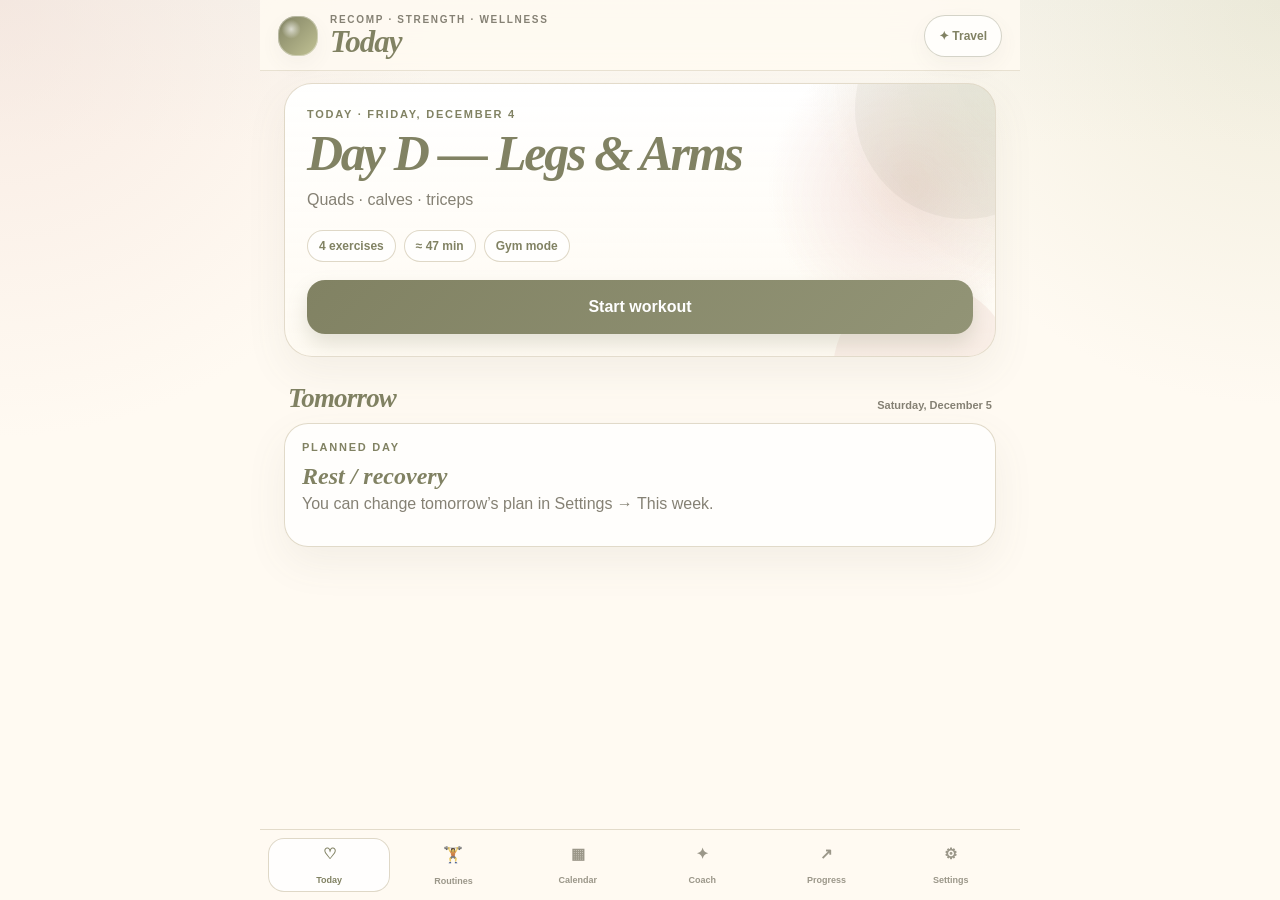
<file: index.html>
<!doctype html>
<html lang="en">
<head>
  <meta charset="utf-8">
  <meta name="viewport" content="width=device-width, initial-scale=1, viewport-fit=cover">
  <meta name="theme-color" content="#FFFAF2">
  <meta name="apple-mobile-web-app-capable" content="yes">
  <meta name="apple-mobile-web-app-status-bar-style" content="default">
  <meta name="apple-mobile-web-app-title" content="Recomp Studio+">
  <meta name="description" content="A personal body recomposition workout planner and tracker with RIR, exercise notes, calendar, activities, progress, and editable routines.">
  <link rel="manifest" href="./manifest.json?v=2.1">
  <link rel="apple-touch-icon" href="./icons/apple-touch-icon.png">
  <link rel="icon" href="./icons/icon-192.png">
  <link rel="stylesheet" href="./styles-v3.css?v=3">
  <title>Recomp Studio+</title>
</head>
<body>
  <div id="app">
    <header class="topbar">
      <div class="brand-lockup">
        <div class="brand-mark" aria-hidden="true"></div>
        <div>
          <p class="eyebrow">RECOMP · STRENGTH · WELLNESS</p>
          <h1 id="page-title">Today</h1>
        </div>
      </div>
      <button id="travel-pill" class="travel-pill" type="button" aria-label="Toggle travel mode">
        <span>✦</span> Travel
      </button>
    </header>

    <main id="main-content" class="main-content" aria-live="polite"></main>

    <aside id="timer-panel" class="timer-panel hidden" aria-live="assertive">
      <div class="timer-copy">
        <p class="timer-label">REST BREAK</p>
        <strong id="timer-value">01:30</strong>
      </div>
      <div class="timer-actions">
        <button id="timer-pause" type="button">Pause</button>
        <button id="timer-subtract" type="button">−15</button>
        <button id="timer-add" type="button">+15</button>
        <button id="timer-skip" type="button">Skip</button>
      </div>
    </aside>

    <nav class="bottom-nav" aria-label="Main navigation">
      <button class="nav-item active" data-view="today" type="button">
        <span class="nav-icon">♡</span><span>Today</span>
      </button>
      <button class="nav-item" data-view="routines" type="button">
        <span class="nav-icon routine-nav-icon">🏋️</span><span>Routines</span>
      </button>
      <button class="nav-item" data-view="calendar" type="button">
        <span class="nav-icon">▦</span><span>Calendar</span>
      </button>
      <button class="nav-item" data-view="coach" type="button">
        <span class="nav-icon">✦</span><span>Coach</span>
      </button>
      <button class="nav-item" data-view="history" type="button">
        <span class="nav-icon">↗</span><span>Progress</span>
      </button>
      <button class="nav-item" data-view="settings" type="button">
        <span class="nav-icon">⚙</span><span>Settings</span>
      </button>
    </nav>
  </div>

  <input id="import-input" type="file" accept="application/json" hidden>
  <div id="modal-root"></div>


  <script>
    (function () {
      var startupError = "";

      window.addEventListener("error", function (event) {
        startupError = event.message || "Unknown JavaScript error";
      });

      window.addEventListener("unhandledrejection", function (event) {
        startupError = String(event.reason || "Unhandled promise error");
      });

      window.addEventListener("load", function () {
        setTimeout(function () {
          if (window.__RECOMP_APP_READY__) return;

          var main = document.getElementById("main-content");
          if (!main) return;

          main.innerHTML =
            '<section style="margin:20px 0;padding:20px;border:1px solid #DCD4C1;border-radius:24px;background:#fff;color:#555548;">' +
              '<p style="margin:0 0 5px;font-size:11px;letter-spacing:.08em;color:#818263;font-weight:700;">APP DIAGNOSTIC</p>' +
              '<h2 style="margin:0 0 10px;color:#818263;font-family:Georgia,serif;font-style:italic;">The app could not finish loading</h2>' +
              '<p style="line-height:1.5;">Error: <code>' + (startupError || 'No specific error was reported') + '</code></p>' +
              '<button id="recomp-reload" style="width:100%;min-height:48px;margin-top:8px;border:0;border-radius:15px;background:#818263;color:white;font-weight:700;">Reload app</button>' +
              '<button id="recomp-reset" style="width:100%;min-height:48px;margin-top:8px;border:1px solid #DDBAAE;border-radius:15px;background:#FFFAF2;color:#7d665f;font-weight:700;">Reset only this app’s saved data</button>' +
            '</section>';

          document.getElementById("recomp-reload").onclick = function () {
            location.reload();
          };

          document.getElementById("recomp-reset").onclick = function () {
            if (!confirm("Delete the saved data for Recomp Studio+ on this device?")) return;
            localStorage.removeItem("recomp-studio-plus-v1");
            location.reload();
          };
        }, 1200);
      });
    })();
  </script>

  <script src="./exercise-database-v3.js?v=3"></script>
  <script src="./routine-data-v3.js?v=3"></script>
  <script src="./app-v3.js?v=3"></script>
</body>
</html>
</file>
<file: styles-v3.css>
:root {
  color-scheme: light;
  --c-sage: #818263;
  --c-avocado: #C2C395;
  --c-blush: #DDBAAE;
  --c-peach: #EFD7CF;
  --c-oat: #DCD4C1;
  --c-honey: #F3EAD4;
  --c-coconut: #FFFAF2;
  --c-ink: #555548;
  --c-ink-soft: #858174;
  --c-line: rgba(129,130,99,.22);
  --c-line-strong: rgba(129,130,99,.34);
  --c-card: rgba(255, 250, 242, .86);
  --c-white: rgba(255,255,255,.72);
  --shadow-soft: 0 16px 40px rgba(103, 98, 83, .08);
  --shadow-sm: 0 8px 20px rgba(103, 98, 83, .06);
  --radius-lg: 28px;
  --radius-md: 20px;
  --radius-sm: 15px;
  --safe-bottom: env(safe-area-inset-bottom, 0px);
  --display: ui-serif, "New York", Georgia, serif;
  --rounded: -apple-system, BlinkMacSystemFont, "SF Pro Display", "Segoe UI", sans-serif;
  --body: -apple-system, BlinkMacSystemFont, "SF Pro Text", "Segoe UI", sans-serif;
}

* { box-sizing: border-box; }
html { background: var(--c-coconut); }
body {
  margin: 0;
  min-height: 100vh;
  color: var(--c-ink);
  font-family: var(--body);
  -webkit-font-smoothing: antialiased;
  background:
    radial-gradient(circle at top left, rgba(239,215,207,.45), transparent 28%),
    radial-gradient(circle at top right, rgba(194,195,149,.24), transparent 26%),
    linear-gradient(180deg, #f8f5ee 0%, #fffaf2 16%, #fffaf2 100%);
}
button, input, select, textarea { font: inherit; }
button { cursor: pointer; -webkit-tap-highlight-color: transparent; }
button:focus-visible, input:focus-visible, select:focus-visible, textarea:focus-visible {
  outline: 2px solid var(--c-avocado);
  outline-offset: 2px;
}

#app { min-height: 100vh; max-width: 760px; margin: 0 auto; }
.topbar {
  position: sticky;
  top: 0;
  z-index: 20;
  display: flex;
  justify-content: space-between;
  align-items: center;
  gap: 12px;
  padding: calc(14px + env(safe-area-inset-top, 0px)) 18px 13px;
  background: rgba(255,250,242,.82);
  backdrop-filter: blur(16px);
  border-bottom: 1px solid rgba(220,212,193,.65);
}
.brand-lockup { display: flex; align-items: center; gap: 12px; min-width: 0; }
.brand-mark {
  width: 40px;
  height: 40px;
  flex: 0 0 40px;
  border-radius: 18px;
  background:
    radial-gradient(circle at 33% 33%, rgba(255,255,255,.65), transparent 25%),
    linear-gradient(135deg, var(--c-sage), var(--c-avocado));
  box-shadow: inset 0 0 0 1px rgba(255,255,255,.35), var(--shadow-sm);
}
.eyebrow {
  margin: 0 0 2px;
  color: var(--c-ink-soft);
  font-size: 10px;
  letter-spacing: .17em;
  font-weight: 700;
}
h1 {
  margin: 0;
  font-family: var(--display);
  font-size: 31px;
  line-height: .98;
  font-style: italic;
  letter-spacing: -.03em;
  color: var(--c-sage);
}
h2, h3, p { margin-top: 0; }

.travel-pill {
  min-height: 42px;
  border: 1px solid var(--c-line-strong);
  border-radius: 999px;
  padding: 0 14px;
  background: rgba(255,255,255,.7);
  box-shadow: var(--shadow-sm);
  color: var(--c-sage);
  font-size: 12px;
  font-weight: 700;
}
.travel-pill.active {
  background: var(--c-avocado);
  color: white;
  border-color: transparent;
}

.main-content { padding: 12px 16px calc(116px + var(--safe-bottom)); }

.hero-card, .panel, .routine-card, .history-card, .recovery-card {
  position: relative;
  overflow: hidden;
  border: 1px solid rgba(220,212,193,.8);
  border-radius: var(--radius-lg);
  background: linear-gradient(180deg, rgba(255,255,255,.92), rgba(255,250,242,.86));
  box-shadow: var(--shadow-soft);
}

.hero-card {
  padding: 24px 22px 22px;
  min-height: 260px;
  background:
    radial-gradient(circle at right -5% top -6%, rgba(194,195,149,.34), transparent 28%),
    radial-gradient(circle at right 12% top 38%, rgba(239,215,207,.72), transparent 22%),
    linear-gradient(180deg, rgba(255,255,255,.95), rgba(255,250,242,.88));
}
.hero-card::before {
  content: "";
  position: absolute;
  width: 220px;
  height: 220px;
  right: -80px;
  top: -85px;
  border-radius: 50%;
  background: rgba(129,130,99,.08);
}
.hero-card::after {
  content: "";
  position: absolute;
  width: 180px;
  height: 180px;
  right: -18px;
  bottom: -105px;
  border-radius: 50%;
  background: rgba(239,215,207,.38);
}
.hero-card > * { position: relative; z-index: 1; }

.kicker {
  margin: 0 0 10px;
  color: var(--c-sage);
  font-size: 11px;
  font-weight: 700;
  letter-spacing: .16em;
  text-transform: uppercase;
}
.hero-title {
  max-width: 72%;
  margin-bottom: 10px;
  font-family: var(--display);
  font-size: clamp(34px, 10vw, 50px);
  line-height: .95;
  font-style: italic;
  letter-spacing: -.045em;
  color: var(--c-sage);
}
.hero-subtitle {
  max-width: 64%;
  color: var(--c-ink-soft);
  line-height: 1.5;
}
.hero-meta, .routine-meta, .history-meta {
  display: flex;
  flex-wrap: wrap;
  gap: 8px;
  margin: 18px 0;
}
.chip {
  border: 1px solid rgba(220,212,193,.9);
  border-radius: 999px;
  padding: 8px 11px;
  color: var(--c-sage);
  background: rgba(255,255,255,.72);
  font-size: 12px;
  font-weight: 600;
}

.primary-btn, .secondary-btn, .danger-btn {
  width: 100%;
  min-height: 54px;
  border: 0;
  border-radius: 18px;
  padding: 0 18px;
  font-weight: 700;
}
.primary-btn {
  background: linear-gradient(135deg, var(--c-sage), #929476);
  box-shadow: 0 10px 20px rgba(129,130,99,.22);
  color: white;
}
.secondary-btn {
  background: rgba(255,255,255,.8);
  border: 1px solid rgba(220,212,193,.95);
  color: var(--c-sage);
}
.danger-btn {
  background: #f3e8e4;
  border: 1px solid rgba(221,186,174,.8);
  color: #8f7469;
}
.inline-actions { display: grid; grid-template-columns: 1fr 1fr; gap: 10px; }

.section-heading {
  display: flex;
  justify-content: space-between;
  align-items: end;
  gap: 10px;
  margin: 28px 4px 12px;
}
.section-heading h2 {
  margin: 0;
  font-family: var(--display);
  font-size: 27px;
  line-height: .98;
  font-style: italic;
  letter-spacing: -.03em;
  color: var(--c-sage);
}
.section-heading span {
  color: var(--c-ink-soft);
  font-size: 11px;
  font-weight: 600;
}

.routine-list, .history-list { display: grid; gap: 14px; }
.routine-card, .history-card { padding: 18px; }
.routine-list .routine-card:nth-child(4n+1) { background: linear-gradient(180deg, rgba(255,255,255,.96), rgba(239,215,207,.5)); }
.routine-list .routine-card:nth-child(4n+2) { background: linear-gradient(180deg, rgba(255,255,255,.96), rgba(194,195,149,.4)); }
.routine-list .routine-card:nth-child(4n+3) { background: linear-gradient(180deg, rgba(255,255,255,.96), rgba(220,212,193,.55)); }
.routine-list .routine-card:nth-child(4n+4) { background: linear-gradient(180deg, rgba(255,255,255,.96), rgba(238,234,212,.6)); }
.routine-card-top, .history-card-top {
  display: flex;
  justify-content: space-between;
  gap: 12px;
}
.routine-number {
  display: grid;
  place-items: center;
  flex: 0 0 45px;
  height: 45px;
  border-radius: 50%;
  background: rgba(129,130,99,.11);
  color: var(--c-sage);
  font-family: var(--display);
  font-size: 18px;
  font-style: italic;
  box-shadow: inset 0 0 0 1px rgba(129,130,99,.16);
}
.routine-card h3, .history-card h3 {
  margin-bottom: 4px;
  font-size: 20px;
  line-height: 1.12;
  color: var(--c-sage);
}
.muted { color: var(--c-ink-soft); }
.small { font-size: 12px; }

.workout-header {
  margin-bottom: 15px;
  padding: 16px 16px;
  border-radius: 22px;
  background: rgba(255,255,255,.78);
  border: 1px solid rgba(220,212,193,.9);
  box-shadow: var(--shadow-sm);
}
.back-btn {
  border: 0;
  background: none;
  color: var(--c-sage);
  padding: 6px 0 10px;
  font-weight: 700;
}
.progress-wrap { margin: 13px 0 4px; }
.progress-info {
  display: flex;
  justify-content: space-between;
  margin-bottom: 7px;
  color: var(--c-ink-soft);
  font-size: 12px;
}
.progress-track {
  height: 10px;
  border-radius: 999px;
  background: rgba(220,212,193,.7);
  overflow: hidden;
}
.progress-bar {
  height: 100%;
  background: linear-gradient(90deg, var(--c-blush), var(--c-avocado));
  border-radius: inherit;
  transition: width .25s ease;
}

.exercise-list { display: grid; gap: 13px; }
.exercise-card {
  border: 1px solid rgba(220,212,193,.9);
  border-radius: 24px;
  padding: 17px;
  background: rgba(255,255,255,.88);
  box-shadow: var(--shadow-sm);
  transition: .2s ease;
}
.exercise-card.complete {
  background: linear-gradient(180deg, rgba(194,195,149,.18), rgba(255,255,255,.88));
  border-color: rgba(194,195,149,.7);
}
.exercise-card h3 {
  margin: 0;
  font-size: 18px;
  line-height: 1.18;
  color: var(--c-sage);
}
.exercise-top { display: flex; justify-content: space-between; gap: 10px; }
.exercise-index {
  flex: 0 0 36px;
  height: 36px;
  display: grid;
  place-items: center;
  border-radius: 50%;
  background: rgba(239,215,207,.65);
  color: var(--c-sage);
  font-weight: 700;
}
.exercise-heading { flex: 1; }
.exercise-detail {
  margin: 6px 0 0;
  color: var(--c-ink-soft);
  font-size: 13px;
}
.superset-badge, .travel-badge {
  display: inline-flex;
  align-items: center;
  margin-top: 9px;
  border-radius: 999px;
  padding: 6px 9px;
  font-size: 10px;
  font-weight: 700;
  letter-spacing: .05em;
  text-transform: uppercase;
}
.superset-badge { background: rgba(194,195,149,.32); color: var(--c-sage); }
.travel-badge { background: rgba(239,215,207,.65); color: #8f7469; }
.last-performance, .suggestion {
  margin: 13px 0 0;
  border-radius: 14px;
  padding: 10px 12px;
  background: rgba(255,250,242,.88);
  color: var(--c-ink-soft);
  font-size: 12px;
  line-height: 1.45;
}
.suggestion { background: rgba(238,234,212,.65); color: var(--c-sage); }

.set-table { display: grid; gap: 8px; margin-top: 14px; }
.set-row {
  display: grid;
  grid-template-columns: 34px minmax(0,1fr) minmax(0,1fr) 45px;
  align-items: center;
  gap: 7px;
}
.set-number {
  text-align: center;
  color: var(--c-ink-soft);
  font-size: 12px;
  font-weight: 700;
}
.field-wrap { position: relative; }
.field-wrap input {
  width: 100%;
  min-height: 44px;
  border: 1px solid rgba(220,212,193,.95);
  border-radius: 14px;
  padding: 8px 29px 8px 11px;
  background: rgba(255,255,255,.92);
  color: var(--c-sage);
  font-size: 15px;
}
.field-unit {
  position: absolute;
  right: 9px;
  top: 50%;
  transform: translateY(-50%);
  color: var(--c-ink-soft);
  font-size: 10px;
}
.set-toggle {
  width: 43px;
  height: 43px;
  border: 1px solid rgba(194,195,149,.65);
  border-radius: 50%;
  background: rgba(255,255,255,.95);
  color: var(--c-sage);
  font-size: 16px;
  font-weight: 700;
}
.set-toggle.done {
  background: var(--c-avocado);
  border-color: transparent;
  color: white;
}
.finish-wrap { margin-top: 18px; }

.timer-panel {
  position: fixed;
  z-index: 40;
  left: max(12px, calc((100vw - 760px) / 2 + 12px));
  right: max(12px, calc((100vw - 760px) / 2 + 12px));
  bottom: calc(78px + var(--safe-bottom));
  display: flex;
  justify-content: space-between;
  align-items: center;
  gap: 11px;
  border: 1px solid rgba(220,212,193,.9);
  border-radius: 21px;
  padding: 12px 14px;
  background: rgba(129,130,99,.96);
  box-shadow: 0 14px 36px rgba(129,130,99,.24);
  color: white;
}
.timer-panel.urgent {
  background: rgba(221,186,174,.98);
  color: #6b6458;
}
.timer-panel.hidden { display: none; }
.timer-label {
  margin: 0;
  color: rgba(255,255,255,.82);
  font-size: 10px;
  letter-spacing: .11em;
  font-weight: 700;
}
.timer-panel.urgent .timer-label { color: rgba(107,100,88,.82); }
.timer-panel strong {
  font-size: 27px;
  font-variant-numeric: tabular-nums;
}
.timer-actions { display: flex; gap: 6px; }
.timer-actions button {
  min-height: 38px;
  border: 1px solid rgba(255,255,255,.34);
  border-radius: 11px;
  padding: 0 10px;
  background: rgba(255,255,255,.12);
  color: white;
  font-size: 11px;
  font-weight: 700;
}
.timer-panel.urgent .timer-actions button {
  border-color: rgba(107,100,88,.22);
  background: rgba(255,255,255,.36);
  color: #6b6458;
}

.bottom-nav {
  position: fixed;
  z-index: 30;
  left: 50%;
  transform: translateX(-50%);
  bottom: 0;
  width: min(100%, 760px);
  display: grid;
  grid-template-columns: repeat(6, 1fr);
  gap: 4px;
  padding: 8px 8px calc(8px + var(--safe-bottom));
  border-top: 1px solid rgba(220,212,193,.8);
  background: rgba(255,250,242,.92);
  backdrop-filter: blur(18px);
}
.nav-item {
  min-height: 54px;
  border: 0;
  border-radius: 16px;
  background: transparent;
  color: #9b9789;
  display: grid;
  place-items: center;
  gap: 1px;
  font-size: 10px;
  font-weight: 700;
}
.nav-item.active {
  background: rgba(255,255,255,.78);
  box-shadow: inset 0 0 0 1px rgba(220,212,193,.9);
  color: var(--c-sage);
}
.nav-icon { font-size: 16px; }

.panel { padding: 19px; }
.setting-row {
  display: flex;
  justify-content: space-between;
  align-items: center;
  gap: 16px;
  padding: 14px 0;
  border-bottom: 1px solid rgba(220,212,193,.72);
}
.setting-row:last-child { border-bottom: 0; }
.switch { position: relative; width: 50px; height: 30px; flex: 0 0 auto; }
.switch input { opacity: 0; width: 0; height: 0; }
.slider {
  position: absolute;
  inset: 0;
  border-radius: 999px;
  background: rgba(220,212,193,.85);
  transition: .2s;
}
.slider::after {
  content: "";
  position: absolute;
  width: 24px;
  height: 24px;
  left: 3px;
  top: 3px;
  border-radius: 50%;
  background: white;
  box-shadow: var(--shadow-sm);
  transition: .2s;
}
.switch input:checked + .slider { background: var(--c-avocado); }
.switch input:checked + .slider::after { transform: translateX(20px); }

.schedule-grid { display: grid; gap: 9px; margin-top: 12px; }
.schedule-row {
  display: grid;
  grid-template-columns: 90px 1fr;
  align-items: center;
  gap: 10px;
}
.schedule-row select {
  width: 100%;
  min-height: 43px;
  border: 1px solid rgba(220,212,193,.95);
  border-radius: 12px;
  padding: 0 10px;
  background: rgba(255,255,255,.84);
  color: var(--c-sage);
}
.recovery-card {
  padding: 22px;
  background:
    radial-gradient(circle at right -8% top -10%, rgba(194,195,149,.38), transparent 28%),
    linear-gradient(180deg, rgba(255,255,255,.95), rgba(255,250,242,.9));
}
.recovery-card h2 {
  max-width: 72%;
  font-family: var(--display);
  font-size: 35px;
  line-height: .97;
  font-style: italic;
  letter-spacing: -.03em;
  color: var(--c-sage);
}
.recovery-list { display: grid; gap: 10px; margin: 16px 0 0; }
.recovery-item {
  display: flex;
  gap: 10px;
  align-items: start;
  padding: 12px;
  border-radius: 15px;
  background: rgba(255,255,255,.74);
  font-size: 13px;
}
.recovery-item span:first-child { color: var(--c-sage); }
.history-card:nth-child(3n+1) { background: linear-gradient(180deg, rgba(255,255,255,.95), rgba(239,215,207,.45)); }
.history-card:nth-child(3n+2) { background: linear-gradient(180deg, rgba(255,255,255,.95), rgba(194,195,149,.32)); }
.history-card:nth-child(3n+3) { background: linear-gradient(180deg, rgba(255,255,255,.95), rgba(220,212,193,.5)); }

.empty-state {
  text-align: center;
  padding: 42px 20px;
  color: var(--c-ink-soft);
}
.divider { height: 1px; background: rgba(220,212,193,.8); margin: 18px 0; }
.note-input {
  width: 100%;
  min-height: 92px;
  resize: vertical;
  border: 1px solid rgba(220,212,193,.95);
  border-radius: 15px;
  padding: 12px;
  background: rgba(255,255,255,.92);
  color: var(--c-sage);
}
.toast {
  position: fixed;
  z-index: 100;
  left: 50%;
  transform: translateX(-50%);
  bottom: calc(95px + var(--safe-bottom));
  padding: 12px 14px;
  border-radius: 13px;
  background: var(--c-sage);
  color: white;
  font-size: 12px;
  font-weight: 700;
  box-shadow: 0 14px 30px rgba(129,130,99,.22);
}
code {
  padding: 2px 6px;
  border-radius: 6px;
  background: rgba(239,215,207,.45);
  color: var(--c-sage);
}
@media (max-width: 390px) {
  .hero-title { max-width: 70%; font-size: 37px; }
  .hero-subtitle { max-width: 70%; }
  .timer-actions button { padding: 0 8px; }
}
@media (min-width: 640px) {
  .main-content { padding-left: 24px; padding-right: 24px; }
  .routine-list { grid-template-columns: 1fr 1fr; }
}
@media (prefers-reduced-motion: reduce) {
  *, *::before, *::after { scroll-behavior: auto !important; transition: none !important; }
}


/* Recomp Studio+ */
.bottom-nav {
  grid-template-columns: repeat(6, 1fr);
  gap: 2px;
}
.nav-item {
  min-width: 0;
  padding-left: 2px;
  padding-right: 2px;
  font-size: 9px;
}
.nav-icon { font-size: 15px; }
.routine-nav-icon { font-size: 16px; filter: saturate(.65); }

.timer-copy { min-width: 70px; }
.timer-actions {
  display: grid;
  grid-template-columns: repeat(4, auto);
  gap: 5px;
}
.timer-actions button {
  padding-left: 8px;
  padding-right: 8px;
}

/* Generic forms */
.form-label {
  display: block;
  margin: 14px 0 7px;
  color: var(--c-sage);
  font-size: 12px;
  font-weight: 700;
}
.form-input,
.form-textarea {
  width: 100%;
  border: 1px solid rgba(220,212,193,.95);
  border-radius: 14px;
  padding: 11px 12px;
  background: rgba(255,255,255,.82);
  color: var(--c-ink);
}
.form-input { min-height: 45px; }
.form-textarea { min-height: 96px; resize: vertical; }

/* Routines */
.routine-exercise-links {
  display: grid;
  gap: 6px;
  margin: 14px 0;
}
.exercise-link {
  display: flex;
  justify-content: space-between;
  gap: 10px;
  width: 100%;
  border: 0;
  border-bottom: 1px solid rgba(220,212,193,.62);
  padding: 8px 2px;
  background: transparent;
  color: var(--c-ink);
  text-align: left;
  font-size: 12px;
}
.exercise-link span { color: var(--c-sage); }

/* Workout */
.exercise-actions {
  display: flex;
  flex-wrap: wrap;
  gap: 8px;
  margin-top: 11px;
}
.text-btn {
  border: 1px solid rgba(220,212,193,.92);
  border-radius: 999px;
  padding: 7px 10px;
  background: rgba(255,255,255,.66);
  color: var(--c-sage);
  font-size: 11px;
  font-weight: 700;
}
.set-table-header,
.set-row {
  display: grid;
  grid-template-columns: 27px repeat(3, minmax(0, 1fr)) 42px;
  align-items: center;
  gap: 6px;
}
.set-table-header {
  padding: 0 1px 2px;
  color: var(--c-ink-soft);
  font-size: 10px;
  font-weight: 700;
  text-align: center;
  text-transform: uppercase;
  letter-spacing: .04em;
}
.field-wrap input {
  padding: 8px 6px;
  text-align: center;
  font-size: 14px;
}
.exercise-note-label {
  display: block;
  margin: 16px 0 7px;
  color: var(--c-sage);
  font-family: var(--display);
  font-size: 17px;
  font-style: italic;
  font-weight: 600;
}
.exercise-note-input {
  width: 100%;
  min-height: 76px;
  resize: vertical;
  border: 1px solid rgba(220,212,193,.95);
  border-radius: 15px;
  padding: 11px 12px;
  background: rgba(255,255,255,.76);
  color: var(--c-ink);
  line-height: 1.4;
}
.last-performance-title {
  display: flex;
  flex-wrap: wrap;
  justify-content: space-between;
  gap: 6px;
  margin-bottom: 8px;
}
.last-substitute {
  color: var(--c-sage);
  font-size: 10px;
  font-weight: 700;
}
.last-set-list {
  display: flex;
  flex-wrap: wrap;
  gap: 6px;
}
.last-set-pill {
  display: inline-flex;
  border: 1px solid rgba(194,195,149,.58);
  border-radius: 999px;
  padding: 5px 8px;
  background: rgba(255,255,255,.68);
  color: var(--c-ink);
  font-size: 10px;
  font-weight: 650;
}
.last-exercise-note,
.calendar-note,
.session-note,
.activity-note {
  margin: 9px 0 0;
  border-left: 3px solid var(--c-blush);
  padding: 8px 10px;
  border-radius: 0 10px 10px 0;
  background: rgba(239,215,207,.36);
  color: var(--c-ink);
  font-size: 12px;
  line-height: 1.45;
}

/* Calendar */
.calendar-card,
.calendar-session-card,
.calendar-day-note-card,
.activity-card {
  border: 1px solid rgba(220,212,193,.86);
  border-radius: 26px;
  background: rgba(255,255,255,.74);
  box-shadow: var(--shadow-soft);
}
.calendar-card { padding: 18px; }
.calendar-toolbar {
  display: grid;
  grid-template-columns: 43px 1fr 43px;
  align-items: center;
  gap: 10px;
  text-align: center;
}
.calendar-toolbar h2 {
  margin: 0;
  color: var(--c-sage);
  font-family: var(--display);
  font-size: 28px;
  font-style: italic;
  font-weight: 600;
}
.calendar-arrow {
  width: 43px;
  height: 43px;
  border: 1px solid rgba(220,212,193,.95);
  border-radius: 50%;
  background: rgba(255,255,255,.84);
  color: var(--c-sage);
  font-size: 18px;
}
.calendar-summary {
  display: flex;
  justify-content: center;
  flex-wrap: wrap;
  gap: 7px;
  margin: 15px 0 17px;
}
.calendar-weekdays,
.calendar-grid {
  display: grid;
  grid-template-columns: repeat(7, minmax(0, 1fr));
  gap: 5px;
}
.calendar-weekdays {
  margin-bottom: 7px;
  color: var(--c-ink-soft);
  font-size: 9px;
  font-weight: 750;
  text-align: center;
  text-transform: uppercase;
}
.calendar-day {
  position: relative;
  min-width: 0;
  aspect-ratio: .78;
  border: 1px solid transparent;
  border-radius: 12px;
  padding: 6px 2px 4px;
  background: rgba(255,250,242,.72);
  color: var(--c-ink);
  text-align: center;
}
.calendar-day-empty { background: transparent; }
.calendar-day.today { box-shadow: inset 0 0 0 1px var(--c-blush); }
.calendar-day.selected {
  border-color: var(--c-sage);
  background: rgba(194,195,149,.22);
}
.calendar-day.has-workout { background: rgba(221,186,174,.25); }
.calendar-day.has-activity:not(.has-workout) { background: rgba(194,195,149,.18); }
.calendar-date-number {
  display: block;
  font-size: 12px;
  font-weight: 750;
}
.calendar-workout-label,
.calendar-activity-label {
  display: block;
  margin-top: 4px;
  overflow: hidden;
  color: var(--c-sage);
  font-size: 7px;
  font-weight: 750;
  line-height: 1.05;
  text-overflow: ellipsis;
  white-space: nowrap;
}
.calendar-activity-label { color: #9c7165; }
.calendar-note-dot {
  position: absolute;
  left: 50%;
  bottom: 4px;
  width: 5px;
  height: 5px;
  transform: translateX(-50%);
  border-radius: 50%;
  background: var(--c-sage);
}
.calendar-day-note-card {
  display: grid;
  gap: 10px;
  margin-bottom: 13px;
  padding: 16px;
}
.calendar-note-title {
  color: var(--c-sage);
  font-family: var(--display);
  font-size: 21px;
  font-style: italic;
  font-weight: 600;
}
.calendar-day-note-input {
  width: 100%;
  min-height: 88px;
  resize: vertical;
  border: 1px solid rgba(220,212,193,.95);
  border-radius: 15px;
  padding: 11px 12px;
  background: rgba(255,255,255,.83);
  color: var(--c-ink);
}
.calendar-note-save {
  min-height: 45px;
  width: auto;
  justify-self: start;
}
.calendar-activity-actions { margin-bottom: 8px; }
.activity-list,
.calendar-detail-list {
  display: grid;
  gap: 13px;
}
.activity-card {
  display: flex;
  justify-content: space-between;
  gap: 12px;
  padding: 16px;
}
.activity-card h3 { margin: 0 0 4px; color: var(--c-sage); }
.calendar-session-card { padding: 17px; }
.calendar-session-head {
  display: flex;
  justify-content: space-between;
  gap: 12px;
  align-items: start;
}
.calendar-session-head h3 {
  margin: 0;
  color: var(--c-sage);
  font-family: var(--display);
  font-size: 23px;
  font-style: italic;
  font-weight: 600;
}
.calendar-exercise-list {
  display: grid;
  gap: 8px;
  margin-top: 15px;
}
.calendar-exercise {
  width: 100%;
  padding: 11px 0;
  border: 0;
  border-top: 1px solid rgba(220,212,193,.68);
  background: transparent;
  color: var(--c-ink);
  text-align: left;
}
.calendar-exercise:first-child { border-top: 0; }
.calendar-set-summary { margin-top: 7px; }

/* Weekly planner */
.week-plan-grid {
  display: grid;
  gap: 9px;
  margin-top: 14px;
}
.week-plan-row {
  display: grid;
  grid-template-columns: 94px minmax(0, 1fr);
  align-items: center;
  gap: 10px;
  border: 1px solid rgba(220,212,193,.7);
  border-radius: 15px;
  padding: 9px 10px;
  background: rgba(255,255,255,.42);
}
.week-plan-row.is-today {
  border-color: var(--c-sage);
  background: rgba(194,195,149,.17);
}
.week-plan-date {
  display: grid;
  gap: 2px;
}
.week-plan-date strong {
  color: var(--c-sage);
  font-family: var(--display);
  font-size: 16px;
  font-style: italic;
  font-weight: 600;
}
.week-plan-date small {
  color: var(--c-ink-soft);
  font-size: 11px;
}
.week-plan-row select {
  width: 100%;
  min-height: 43px;
  border: 1px solid rgba(220,212,193,.95);
  border-radius: 12px;
  padding: 0 9px;
  background: rgba(255,255,255,.88);
  color: var(--c-ink);
}

/* Progress */
.weekly-summary-card,
.exercise-history-hero,
.chart-card,
.exercise-record-card {
  border: 1px solid rgba(220,212,193,.86);
  border-radius: 26px;
  padding: 18px;
  background: rgba(255,255,255,.76);
  box-shadow: var(--shadow-soft);
}
.weekly-summary-card h2,
.exercise-history-hero h2 {
  margin-bottom: 15px;
  color: var(--c-sage);
  font-family: var(--display);
  font-size: 30px;
  font-style: italic;
  font-weight: 600;
}
.summary-grid {
  display: grid;
  grid-template-columns: repeat(2, 1fr);
  gap: 9px;
}
.summary-metric {
  display: grid;
  gap: 2px;
  border-radius: 17px;
  padding: 13px;
  background: rgba(239,215,207,.25);
}
.summary-metric:nth-child(even) { background: rgba(194,195,149,.2); }
.summary-metric strong {
  color: var(--c-sage);
  font-family: var(--display);
  font-size: 27px;
  font-style: italic;
}
.summary-metric span { font-size: 12px; font-weight: 700; }
.summary-metric small { color: var(--c-ink-soft); font-size: 9px; }
.muscle-summary {
  margin-top: 13px;
  border-top: 1px solid rgba(220,212,193,.7);
  padding-top: 13px;
}
.muscle-summary p { margin: 5px 0 0; color: var(--c-ink-soft); font-size: 12px; }
.exercise-progress-grid {
  display: grid;
  gap: 9px;
}
.progress-exercise-card,
.program-editor-row {
  display: flex;
  justify-content: space-between;
  align-items: center;
  gap: 12px;
  width: 100%;
  border: 1px solid rgba(220,212,193,.85);
  border-radius: 17px;
  padding: 13px 14px;
  background: rgba(255,255,255,.68);
  color: var(--c-sage);
  text-align: left;
}
.progress-exercise-card span:first-child,
.program-editor-row span:first-child { display: grid; gap: 3px; }
.progress-exercise-card small,
.program-editor-row small { color: var(--c-ink-soft); font-size: 10px; }
.pr-grid {
  display: grid;
  grid-template-columns: repeat(3, 1fr);
  gap: 8px;
}
.pr-card {
  display: grid;
  align-content: start;
  gap: 4px;
  min-width: 0;
  border-radius: 15px;
  padding: 11px 8px;
  background: rgba(194,195,149,.18);
}
.pr-card strong {
  overflow-wrap: anywhere;
  color: var(--c-sage);
  font-size: 16px;
}
.pr-card span { color: var(--c-ink-soft); font-size: 9px; }
.chart-card { margin-top: 13px; }
.chart-head h3 { margin: 0; color: var(--c-sage); }
.progress-chart { width: 100%; height: auto; margin-top: 10px; overflow: visible; }
.chart-axis { stroke: rgba(129,130,99,.25); stroke-width: 1; }
.chart-line { fill: none; stroke: var(--c-sage); stroke-width: 3; stroke-linecap: round; stroke-linejoin: round; }
.chart-dot { fill: var(--c-blush); stroke: white; stroke-width: 2; }
.chart-label { fill: var(--c-ink-soft); font-size: 9px; }
.chart-range { display: flex; justify-content: space-between; color: var(--c-ink-soft); font-size: 10px; }
.empty-chart { padding: 30px 10px; color: var(--c-ink-soft); text-align: center; }
.exercise-record-list { display: grid; gap: 12px; }
.record-head {
  display: flex;
  justify-content: space-between;
  align-items: start;
  gap: 10px;
}
.record-head h3 { margin: 0; color: var(--c-sage); }
.record-stat { margin: 10px 0 0; color: var(--c-ink-soft); font-size: 12px; }

/* Program editor */
.program-editor-list { display: grid; gap: 8px; margin-top: 13px; }
.editor-routine-meta { margin-bottom: 15px; }
.editor-exercise-list { display: grid; gap: 13px; }
.editor-exercise-card {
  border: 1px solid rgba(220,212,193,.88);
  border-radius: 23px;
  padding: 15px;
  background: rgba(255,255,255,.74);
  box-shadow: var(--shadow-sm);
}
.editor-card-head {
  display: flex;
  justify-content: space-between;
  align-items: center;
}
.editor-order-actions { display: flex; gap: 5px; }
.mini-btn {
  min-height: 34px;
  border: 1px solid rgba(220,212,193,.92);
  border-radius: 10px;
  padding: 0 10px;
  background: white;
  color: var(--c-sage);
  font-size: 11px;
  font-weight: 700;
}
.mini-btn:disabled { opacity: .35; }
.danger-mini { color: #9b7167; }
.editor-grid-three,
.editor-grid-two {
  display: grid;
  gap: 8px;
  margin-top: 12px;
}
.editor-grid-three { grid-template-columns: repeat(3, 1fr); }
.editor-grid-two { grid-template-columns: repeat(2, 1fr); }
.editor-grid-three label,
.editor-grid-two label {
  display: grid;
  gap: 5px;
  color: var(--c-ink-soft);
  font-size: 10px;
  font-weight: 700;
}
.editor-save-bar {
  position: sticky;
  bottom: calc(74px + var(--safe-bottom));
  z-index: 10;
  margin-top: 14px;
  padding: 10px;
  border: 1px solid rgba(220,212,193,.85);
  border-radius: 20px;
  background: rgba(255,250,242,.9);
  backdrop-filter: blur(14px);
}

/* Modal */
.modal-open { overflow: hidden; }
.modal-backdrop {
  position: fixed;
  z-index: 200;
  inset: 0;
  display: flex;
  align-items: end;
  justify-content: center;
  padding: 16px;
  background: rgba(55,53,47,.28);
  backdrop-filter: blur(5px);
}
.modal-sheet {
  width: min(100%, 720px);
  max-height: 88vh;
  overflow-y: auto;
  border: 1px solid rgba(220,212,193,.95);
  border-radius: 28px 28px 20px 20px;
  padding: 19px;
  background: var(--c-coconut);
  box-shadow: 0 20px 60px rgba(75,70,60,.22);
}
.modal-head {
  display: flex;
  justify-content: space-between;
  align-items: start;
  gap: 12px;
}
.modal-head h2 {
  margin: 0;
  color: var(--c-sage);
  font-family: var(--display);
  font-size: 27px;
  font-style: italic;
}
.modal-close {
  width: 38px;
  height: 38px;
  flex: 0 0 38px;
  border: 1px solid rgba(220,212,193,.95);
  border-radius: 50%;
  background: white;
  color: var(--c-sage);
  font-size: 22px;
}
.modal-option-list { display: grid; gap: 8px; margin: 14px 0; }
.modal-option { height: auto; min-height: 54px; padding-top: 9px; padding-bottom: 9px; }
.modal-option small { color: var(--c-ink-soft); font-weight: 500; }

/* Toast */
.toast {
  position: fixed;
  z-index: 300;
  left: 50%;
  bottom: calc(96px + var(--safe-bottom));
  transform: translateX(-50%);
  border: 1px solid rgba(129,130,99,.28);
  border-radius: 999px;
  padding: 11px 15px;
  background: var(--c-sage);
  box-shadow: var(--shadow-soft);
  color: white;
  font-size: 12px;
  font-weight: 700;
  white-space: nowrap;
}

@media (max-width: 390px) {
  .timer-panel { gap: 7px; padding-left: 9px; padding-right: 9px; }
  .timer-actions { gap: 3px; }
  .timer-actions button { min-height: 35px; padding-left: 5px; padding-right: 5px; font-size: 10px; }

  .set-table-header,
  .set-row {
    grid-template-columns: 23px repeat(3, minmax(0, 1fr)) 38px;
    gap: 4px;
  }
  .field-wrap input { min-height: 40px; padding: 7px 2px; font-size: 13px; }
  .set-toggle { width: 38px; height: 38px; }

  .calendar-card { padding: 14px 9px; }
  .calendar-weekdays,
  .calendar-grid { gap: 3px; }
  .calendar-day { border-radius: 10px; }
  .calendar-workout-label,
  .calendar-activity-label { font-size: 6px; }

  .week-plan-row { grid-template-columns: 80px minmax(0, 1fr); padding-left: 8px; padding-right: 8px; }
  .pr-grid { grid-template-columns: 1fr; }
  .editor-grid-three { grid-template-columns: repeat(3, minmax(0, 1fr)); gap: 5px; }
}

@media (min-width: 640px) {
  .summary-grid { grid-template-columns: repeat(4, 1fr); }
  .exercise-progress-grid { grid-template-columns: repeat(2, 1fr); }
}


/* Recomp Studio+ v2 */
.tomorrow-card,
.coach-hero,
.coach-card,
.coach-volume-card,
.coach-ask-card {
  border: 1px solid rgba(220,212,193,.86);
  border-radius: 24px;
  background: rgba(255,255,255,.74);
  box-shadow: var(--shadow-soft);
}

.tomorrow-card {
  display: grid;
  gap: 13px;
  padding: 17px;
}
.tomorrow-card h3 {
  margin: 0 0 5px;
  color: var(--c-sage);
  font-family: var(--display);
  font-size: 24px;
  font-style: italic;
  font-weight: 600;
}
.tomorrow-card .secondary-btn { width: 100%; }

.substitution-sheet { max-height: 92vh; }
.replacement-section { margin-top: 16px; }
.replacement-title {
  display: flex;
  justify-content: space-between;
  gap: 10px;
  margin-bottom: 8px;
  color: var(--c-sage);
  font-size: 12px;
}
.replacement-list { display: grid; gap: 7px; }
.replacement-scroll {
  max-height: 310px;
  overflow-y: auto;
  padding-right: 2px;
}
.replacement-option {
  display: flex;
  justify-content: space-between;
  align-items: center;
  gap: 10px;
  width: 100%;
  border: 1px solid rgba(220,212,193,.88);
  border-radius: 15px;
  padding: 10px 11px;
  background: rgba(255,255,255,.78);
  color: var(--c-ink);
  text-align: left;
}
.replacement-option span:first-child {
  display: grid;
  gap: 3px;
}
.replacement-option strong { color: var(--c-sage); }
.replacement-option small { color: var(--c-ink-soft); font-size: 9px; }
.replacement-equipment {
  max-width: 95px;
  color: #9c7165;
  font-size: 9px;
  font-weight: 700;
  text-align: right;
}
.custom-replacement {
  display: grid;
  gap: 8px;
  margin-top: 17px;
  border-top: 1px solid rgba(220,212,193,.75);
  padding-top: 5px;
}
.reset-exercise-btn { margin-top: 12px; }
.empty-state.compact { padding: 18px 10px; }

.coach-hero {
  padding: 20px;
  background: linear-gradient(145deg, rgba(194,195,149,.2), rgba(255,255,255,.75));
}
.coach-hero h2 {
  margin: 0 0 8px;
  color: var(--c-sage);
  font-family: var(--display);
  font-size: 31px;
  font-style: italic;
  font-weight: 600;
}
.coach-grid {
  display: grid;
  grid-template-columns: repeat(2, minmax(0,1fr));
  gap: 10px;
  margin-top: 12px;
}
.coach-card { padding: 14px; }
.coach-card h3 {
  margin: 0 0 7px;
  color: var(--c-sage);
  font-size: 16px;
  line-height: 1.2;
}
.coach-card p:last-child {
  margin: 0;
  color: var(--c-ink-soft);
  font-size: 11px;
  line-height: 1.45;
}
.coach-volume-card {
  display: grid;
  gap: 10px;
  padding: 16px;
}
.muscle-volume-row {
  display: grid;
  grid-template-columns: 82px minmax(0,1fr) 30px;
  align-items: center;
  gap: 8px;
  font-size: 11px;
}
.muscle-volume-row > span:first-child {
  overflow: hidden;
  color: var(--c-ink);
  text-overflow: ellipsis;
  white-space: nowrap;
}
.muscle-volume-track {
  height: 9px;
  overflow: hidden;
  border-radius: 999px;
  background: rgba(220,212,193,.55);
}
.muscle-volume-track span {
  display: block;
  height: 100%;
  border-radius: inherit;
  background: linear-gradient(90deg, var(--c-blush), var(--c-sage));
}
.muscle-volume-row strong {
  color: var(--c-sage);
  text-align: right;
}
.coach-ask-card { padding: 17px; }
.coach-question-chips {
  display: flex;
  flex-wrap: wrap;
  gap: 7px;
  margin: 13px 0;
}
.coach-question-input {
  width: 100%;
  min-height: 120px;
  resize: vertical;
  margin-bottom: 11px;
  border: 1px solid rgba(220,212,193,.95);
  border-radius: 16px;
  padding: 12px;
  background: rgba(255,255,255,.84);
  color: var(--c-ink);
  line-height: 1.45;
}
.sound-help { margin: 8px 0 0; }

@media (max-width: 390px) {
  .nav-item { font-size: 8px; }
  .nav-icon { font-size: 14px; }
  .coach-grid { grid-template-columns: 1fr; }
  .replacement-equipment { max-width: 78px; }
}
</file>
